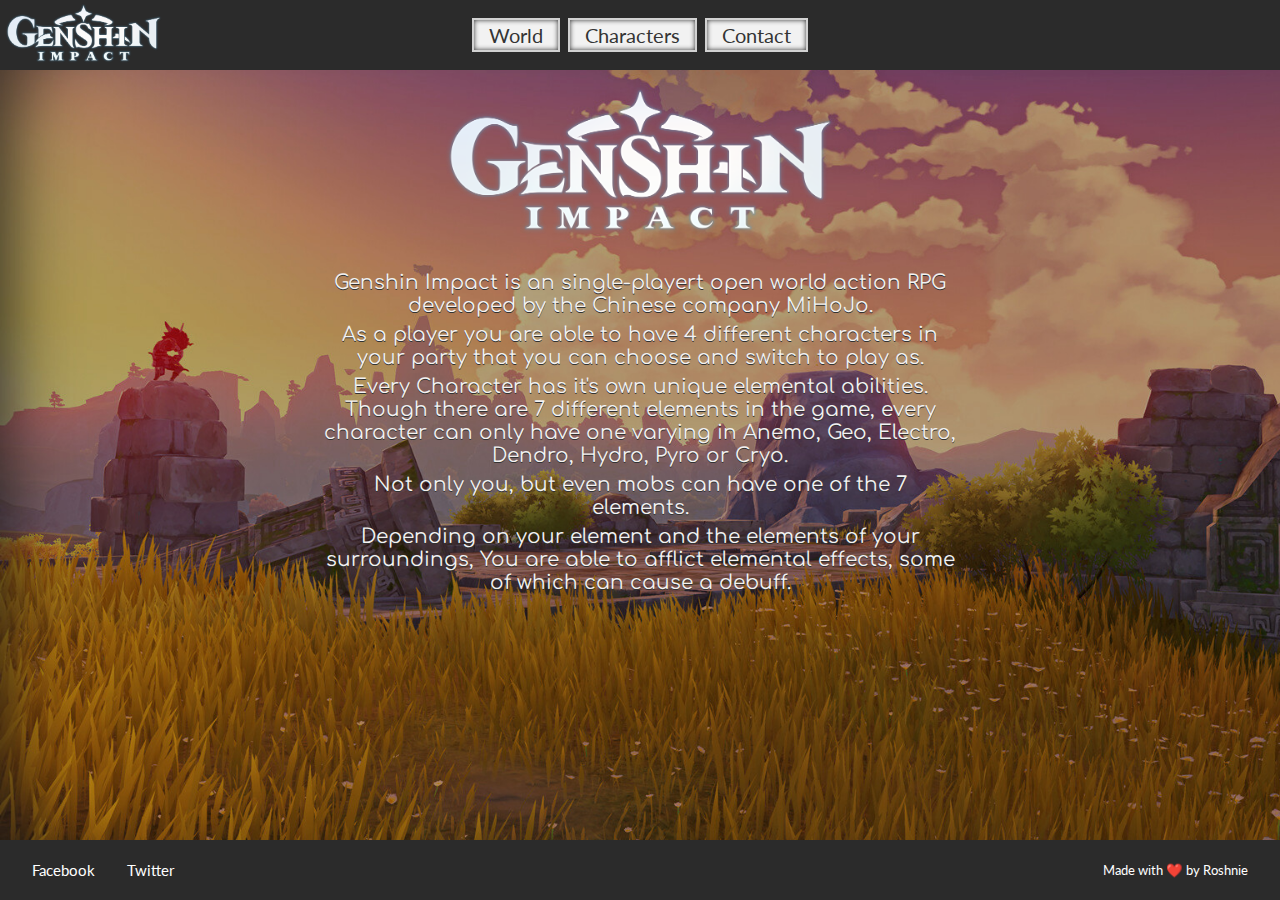
<file: index.html>
<!DOCTYPE html>
<html lang="en">

<head>
    <meta charset="UTF-8">
    <meta name="viewport" content="width=device-width, initial-scale=1.0">
    <title>Genshin Impact</title>
    <!--De onderstaande links zijn voor de google fonts die ik gebruik voor mijn CSS-->
    <link href="https://fonts.googleapis.com/css2?family=Lato&display=swap" rel="stylesheet">
    <link href="https://fonts.googleapis.com/css2?family=Comfortaa&display=swap" rel="stylesheet">
    <link href="https://fonts.googleapis.com/css2?family=Fira+Mono&display=swap" rel="stylesheet">
    <link rel="stylesheet" href="./style.css">
</head>

<body>
    <header>
        <nav>
            <a href="./index.html"><img src="./images/Logos/GenshinImpactLogoWhite.png"
                    alt="GenshinImpactHomeButton"></a>
            <ul>
                <li><a href="./world.html">World</a></li>
                <li><a href="./characters.html">Characters</a></li>
                <li><a href="./contact.html">Contact</a></li>
            </ul>
        </nav>
    </header>

    <main>
        <h1><img src="./images/Logos/GenshinImpactLogoWhite.png" alt="Genshin Impact Logo white"></h1>
        <p>Genshin Impact is an single-playert open world action RPG developed by the Chinese company MiHoJo.</p>
        <p>As a player you are able to have 4 different characters in your party that you can choose and switch to play as.</p>
        <p>Every Character has it's own unique elemental abilities. Though there are 7 different elements in the game, every character can only have one varying in Anemo, Geo, Electro, Dendro,
            Hydro, Pyro or Cryo.</p>
        <p> Not only you, but even mobs can have one of the 7 elements.</p>
        <p>Depending on your element and the elements of your surroundings, You are able to afflict elemental effects,
            some of which can cause a debuff.</p>
        <!--inspiratiebron: https://en.wikipedia.org/wiki/Genshin_Impact#:~:text=Genshin%20Impact%20is%20an%20open,interchangeable%20characters%20in%20a%20party.&text=Characters%20may%20have%20their%20strengths,weapons%20that%20the%20character%20equips. -->
    </main>

    <footer>
        <div>
            <a href="#">Facebook</a>
            <a href="#">Twitter</a>
        </div>
        <div>
            <span>Made with ❤️ by Roshnie</span>
        </div>
    </footer>
</body>

</html>
</file>
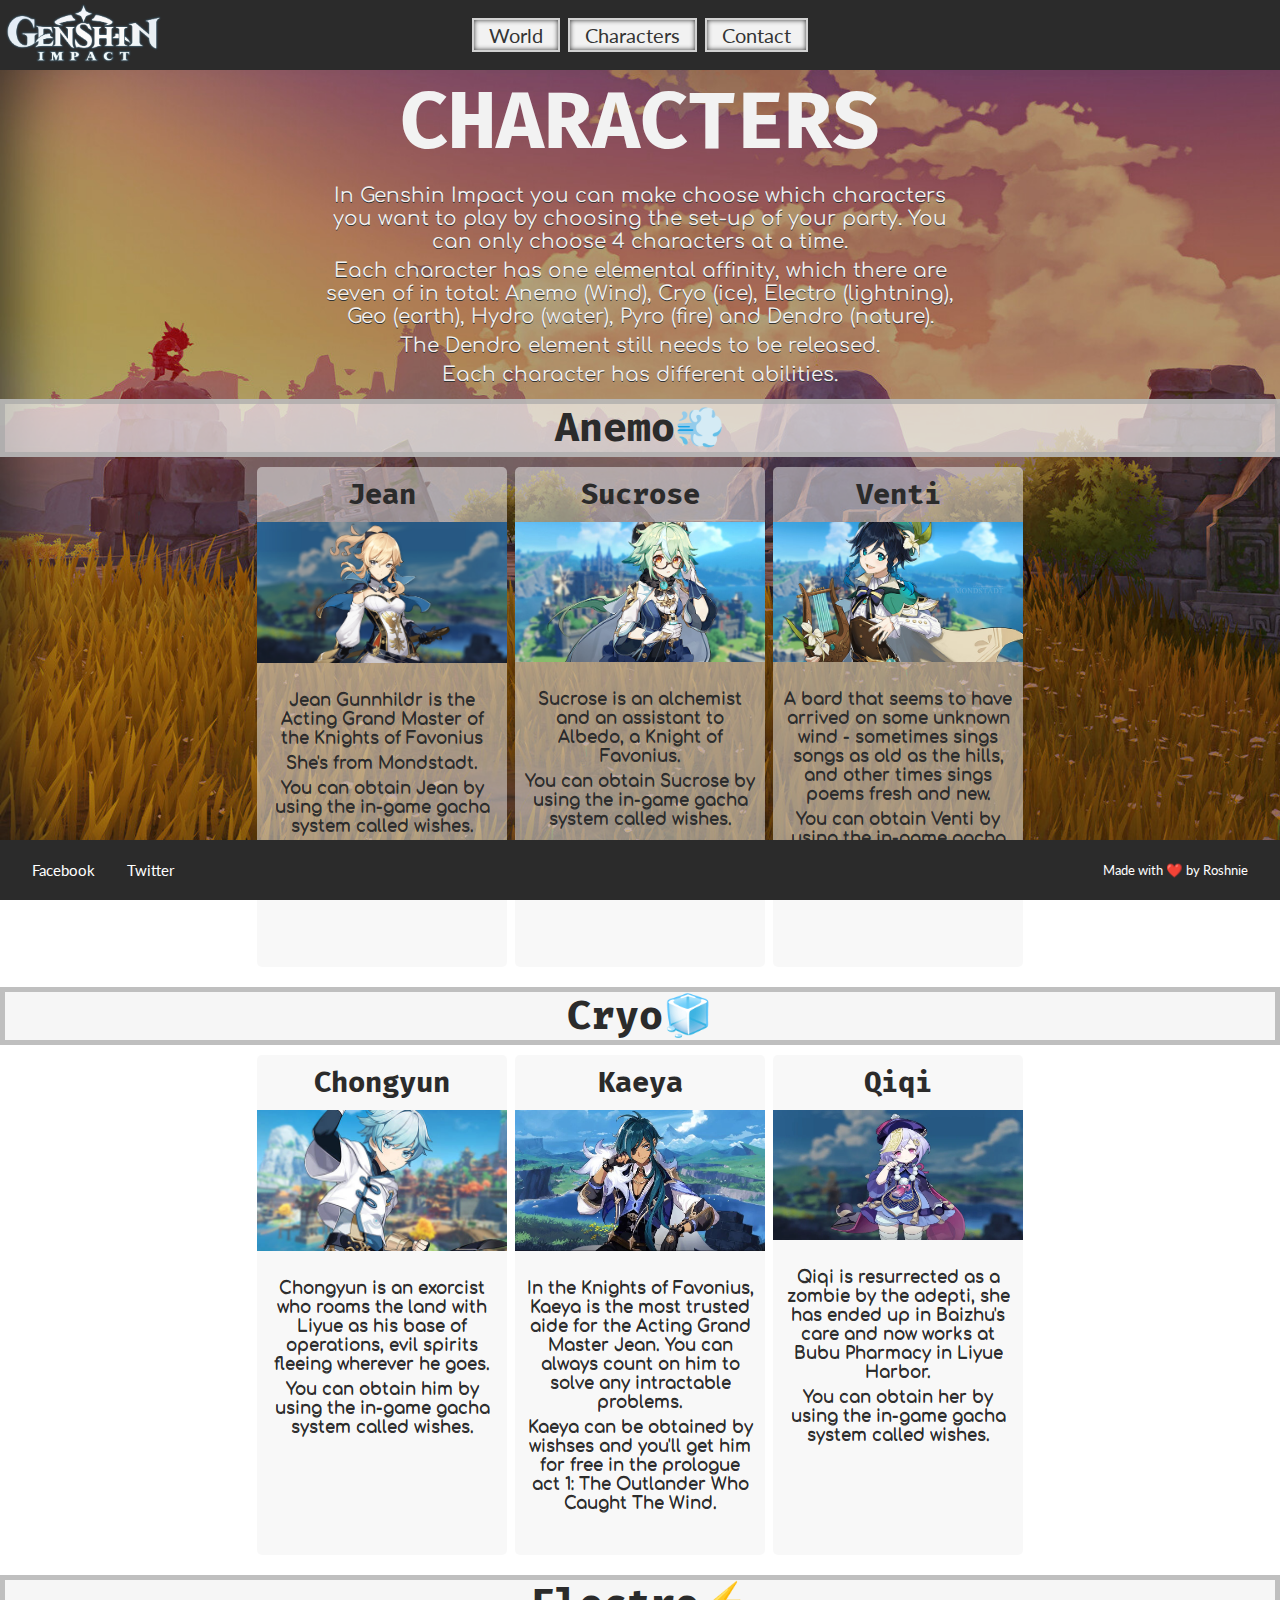
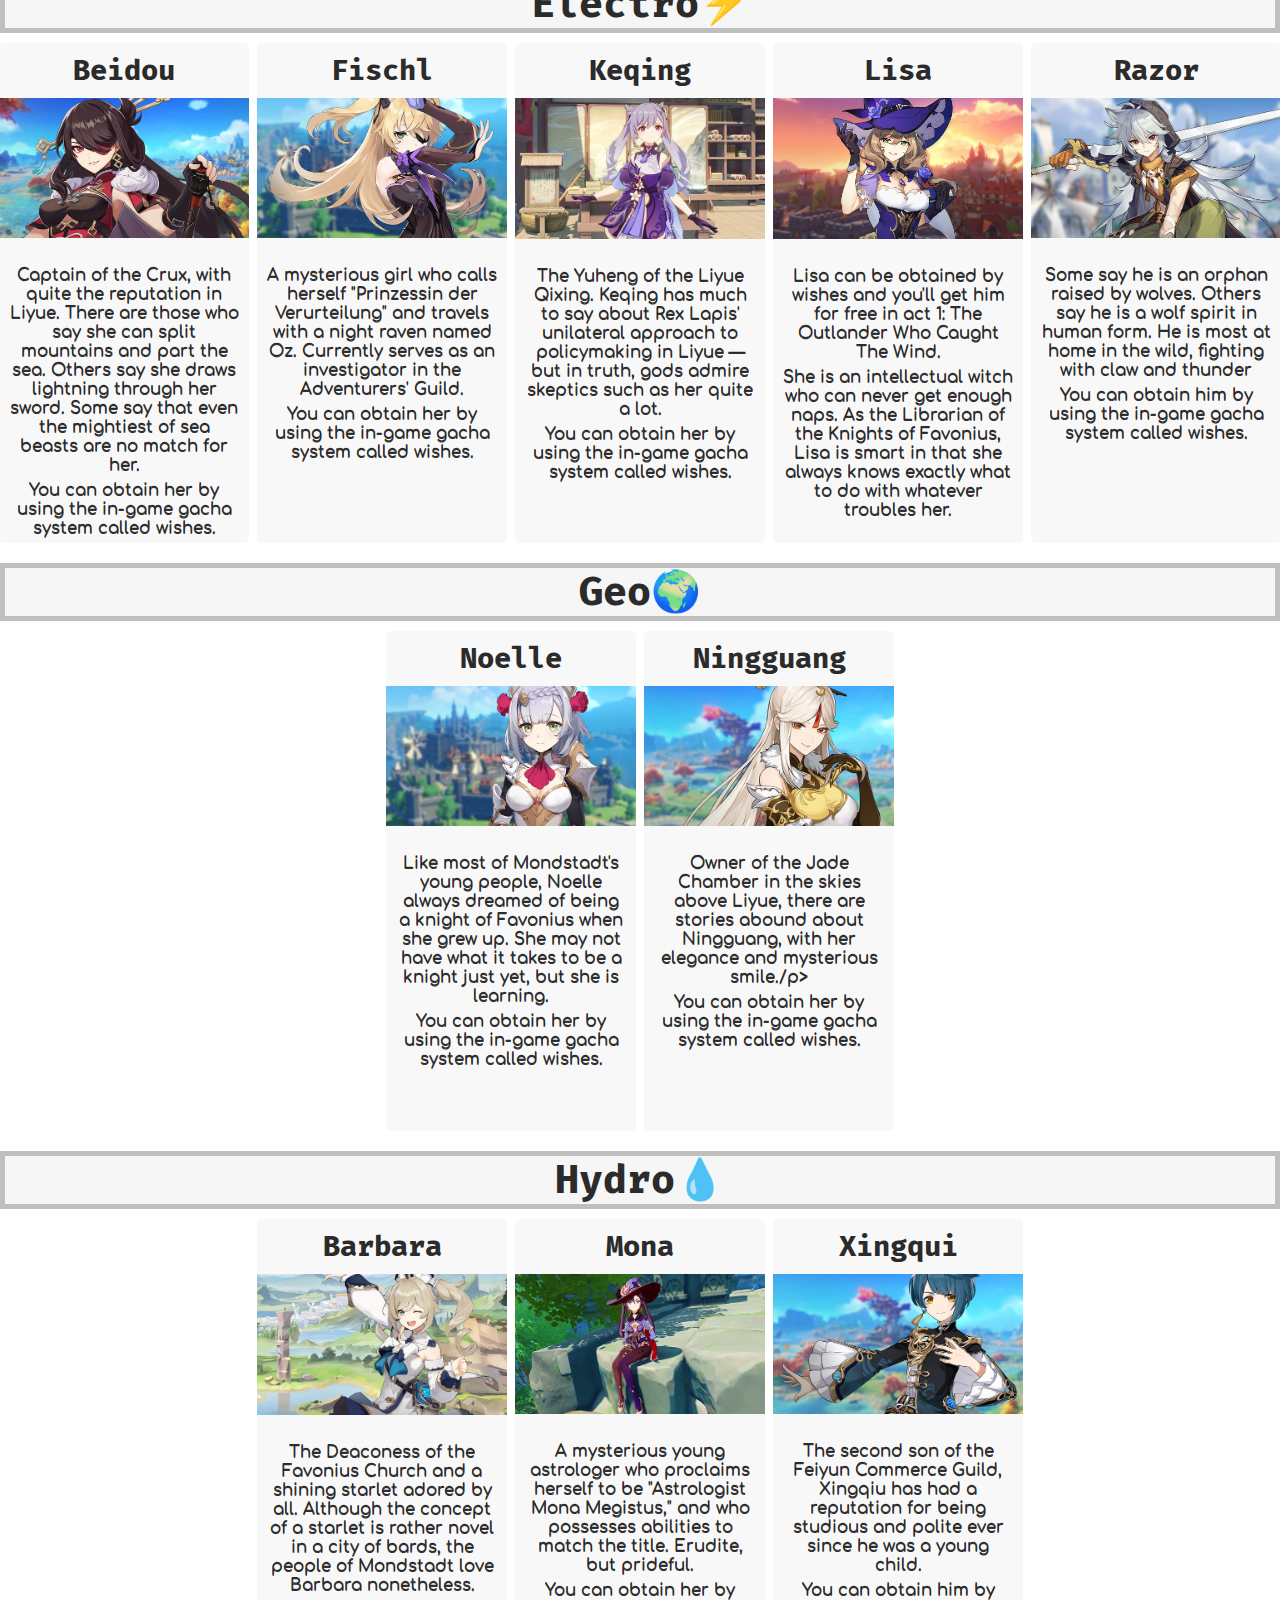
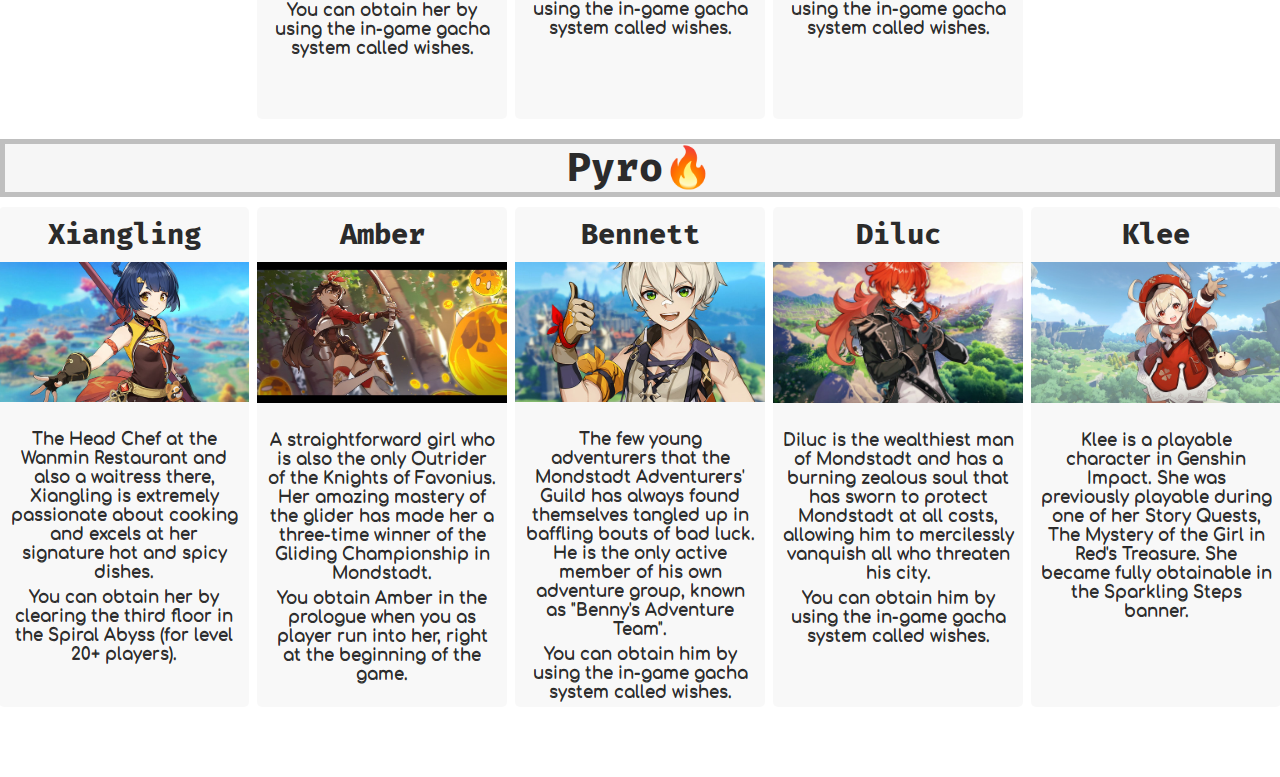
<file: characters.html>
<!DOCTYPE html>
<html lang="en">

<head>
    <meta charset="UTF-8">
    <meta name="viewport" content="width=device-width, initial-scale=1.0">
    <title>Genshin Impact</title>
    <!--De onderstaande links zijn voor de google fonts die ik gebruik voor mijn CSS-->
    <link href="https://fonts.googleapis.com/css2?family=Lato&display=swap" rel="stylesheet">
    <link href="https://fonts.googleapis.com/css2?family=Comfortaa&display=swap" rel="stylesheet">
    <link href="https://fonts.googleapis.com/css2?family=Fira+Mono:wght@400;500&display=swap" rel="stylesheet">
    <link rel="stylesheet" href="./style.css">
</head>

<body>
    <header>
        <nav>
            <a href="./index.html"><img src="./images/Logos/GenshinImpactLogoWhite.png"
                    alt="GenshinImpactHomeButton"></a>
            <ul>
                <li><a href="./world.html">World</a></li>
                <li><a href="./characters.html">Characters</a></li>
                <li><a href="./contact.html">Contact</a></li>
            </ul>
        </nav>
    </header>

    <main>
        <section>
            <h1>Characters</h1>

            <p>In Genshin Impact you can make choose which characters you want to play by choosing
                the set-up of your party. You can only choose 4 characters at a time.
            </p>
            <p>Each character has one elemental affinity, which there are seven of in total:
                Anemo (Wind), Cryo (ice), Electro (lightning), Geo (earth), Hydro (water), Pyro (fire) and Dendro
                (nature).
            </p>
            <p>The Dendro element still needs to be released.</p>
            <P>Each character has different abilities.</P>
            <!--bron: https://genshin-impact.fandom.com/wiki/Characters-->
            <!--bron: https://genshin-impact.fandom.com/wiki/Category:Dendro_Characters (unreleased)-->
            <!--Dendro blijkt niet released te zijn, dus die heb ik niet op de webpage-->
        </section>

        <h2>Anemo💨</h2>

        <div>
            <article>
                <h3>Jean</h3>
                <img src="./images/Characters/Genshin-Impact-Characters-Jean.jpg" alt="Jean Genshin Impact">
                <p>Jean Gunnhildr is the Acting Grand Master of the Knights of Favonius</p>
                <p>She's from Mondstadt.</p>
                <p>You can obtain Jean by using the in-game gacha system called wishes.</p>
                <!--bron: https://www.gamosaurus.com/jeux/genshin-impact/genshin-impact-jean-build-et-equipement-->
                <!--bron:https://genshin-impact.fandom.com/wiki/Jean-->
            </article>

            <article>
                <h3>Sucrose</h3>
                <img src="./images/Characters/sucrose.jpg" alt="Sucrose Genshin Impact">
                <p>Sucrose is an alchemist and an assistant to Albedo, a Knight of Favonius.</p>
                <p>You can obtain Sucrose by using the in-game gacha system called wishes.</p>
                <!--bron: https://xboxplay.games/fr/news/genshin-impact-comment-obtenir-le-battle-pass-11181-->
                <!--bron: https://genshin-impact.fandom.com/wiki/Sucrose-->
            </article>

            <article>
                <h3>Venti</h3>
                <img src="./images/Characters/venti.jpg" alt="Venti Genshin Impact">
                <p>A bard that seems to have arrived on some unknown wind - sometimes sings songs as old as the hills, and other times sings poems fresh and new.</p>
                <p>You can obtain Venti by using the in-game gacha system called wishes.</p>
                <!--bron: https://www.gematsu.com/2019/11/genshin-impact-details-venti-->
                <!--bron: https://genshin-impact.fandom.com/wiki/Venti-->
            </article>
        </div>

        <h2>Cryo🧊</h2>
        <div>
            <article>
                <h3>Chongyun</h3>
                <img src="./images/Characters/chongyun.jfif" alt="Chongyun Genshin Impact">
                <p>Chongyun is an exorcist who roams the land with Liyue as his base of operations, evil spirits fleeing wherever he goes.</p>
                <p>You can obtain him by using the in-game gacha system called wishes.</p>
                <!--bron: https://www.newsbreak.com/news/1577205690588/genshin-impact-details-chongyun-->
                <!--bron: https://genshin-impact.fandom.com/wiki/Chongyun-->

            </article>

            <article>
                <h3>Kaeya</h3>
                <img src="./images/Characters/kaeya.JPG" alt="Kaeya Genshin Impact">
                <p>In the Knights of Favonius, Kaeya is the most trusted aide for the Acting Grand Master Jean. You can always count on him to solve any intractable problems.</p>
                <p>Kaeya can be obtained by wishses and you'll get him for free in the prologue act 1: The Outlander Who Caught The Wind.</p>
                <!--bron: https://realsport101.com/misc/genshin-impact-best-builds-for-starting-characters-and-new-players-tips-tricks-mihoyo-traveler-amber-kaeya-lisa/-->
                <!--bron: https://genshin-impact.fandom.com/wiki/Kaeya-->
            </article>

            <article>
                <h3>Qiqi</h3>
                <img src="./images/Characters/Genshin-Impact-Qiqi.jpg" alt="Qiqi Genshin Impact">
                <p>Qiqi is resurrected as a zombie by the adepti, she has ended up in Baizhu's care and now works at Bubu Pharmacy in Liyue Harbor.</p>
                <p>You can obtain her by using the in-game gacha system called wishes.</p>
                <!--bron: https://gamerant.com/genshin-impact-qiqi-best-build/-->
                <!--bron: https://genshin-impact.fandom.com/wiki/Qiqi-->
            </article>
        </div>

        <h2>Electro⚡</h2>
        <div>
            <article>
                <h3>Beidou</h3>
                <img src="./images/Characters/beidou.jpg" alt="Beidou Genshin Impact">
                <p>Captain of the Crux, with quite the reputation in Liyue. There are those who say she can split mountains and part the sea. Others say she draws lightning through her sword. Some say that even the mightiest of sea beasts are no match for her.</p>
                <p>You can obtain her by using the in-game gacha system called wishes.</p>
                <!--bron: https://www.gematsu.com/2020/02/genshin-impact-details-beidou-->
                <!--bron: https://genshin-impact.fandom.com/wiki/Beidou-->
            </article>

            <article>
                <h3>Fischl</h3>
                <img src="./images/Characters/fischl.jpg" alt="Fischl Genshin Impact">
                <p>A mysterious girl who calls herself "Prinzessin der Verurteilung" and travels with a night raven named Oz. Currently serves as an investigator in the Adventurers' Guild.</p>
                <p>You can obtain her by using the in-game gacha system called wishes.</p>
                <!--bron: https://www.gematsu.com/2020/03/genshin-impact-details-fischl-->
                <!--bron: https://genshin-impact.fandom.com/wiki/Fischl-->
            </article>

            <article>
                <h3>Keqing</h3>
                <img src="./images/Characters/keqing.jpg" alt="Keqing Genshin Impact">
                <p>The Yuheng of the Liyue Qixing. Keqing has much to say about Rex Lapis' unilateral approach to policymaking in Liyue ⁠— but in truth, gods admire skeptics such as her quite a lot.</p>
                <p>You can obtain her by using the in-game gacha system called wishes.</p>
                <!--bron: https://www.gematsu.com/2020/09/genshin-impact-further-details-keqing-trailer-->
                <!--bron: https://genshin-impact.fandom.com/wiki/Keqing-->
            </article>

            <article>
                <h3>Lisa</h3>
                <img src="./images/Characters/lisa.jpg" alt="Lisa Genshin Impact">
                <p>Lisa can be obtained by wishes and you'll get him for free in act 1: The Outlander Who Caught The Wind.</p>
                <p>She is an intellectual witch who can never get enough naps. As the Librarian of the Knights of Favonius, Lisa is smart in that she always knows exactly what to do with whatever troubles her.</p>
                <!--bron: https://www.fanbyte.com/guides/genshin-impact-lisa-date-guide-troublesome-work-quest-correct-gifts/-->
                <!--bron: https://genshin-impact.fandom.com/wiki/Lisa-->
            </article>

            <article>
                <h3>Razor</h3>
                <img src="./images/Characters/razor.jpg" alt="Razor Genshin Impact">
                <p>Some say he is an orphan raised by wolves. Others say he is a wolf spirit in human form. He is most at home in the wild, fighting with claw and thunder</p>
                <p>You can obtain him by using the in-game gacha system called wishes.</p>
                <!--bron: https://www.gematsu.com/2019/10/genshin-impact-details-razor-->
                <!--bron: https://genshin-impact.fandom.com/wiki/Razor-->
            </article>
        </div>

        <h2>Geo🌍</h2>
        <div>
            <article>
                <h3>Noelle</h3>
                <img src="./images/Characters/noelle.jpg" alt="Noelle Genshin Impact">
                <p>Like most of Mondstadt's young people, Noelle always dreamed of being a knight of Favonius when she grew up. She may not have what it takes to be a knight just yet, but she is learning. </p>
                <p>You can obtain her by using the in-game gacha system called wishes.</p>
                <!--bron: https://www.gematsu.com/2020/03/genshin-impact-details-noelle-->
                <!--bron: https://genshin-impact.fandom.com/wiki/Noelle-->

            </article>

            <article>
                <h3>Ningguang</h3>
                <img src="./images/Characters/ninguang.jpg" alt="Ningguang Genshin Impact">
                <p>Owner of the Jade Chamber in the skies above Liyue, there are stories abound about Ningguang, with her elegance and mysterious smile./p>
                <p>You can obtain her by using the in-game gacha system called wishes.</p>
                <!--bron: https://www.gematsu.com/2020/03/genshin-impact-details-ningguang-->
                <!--bron: https://genshin-impact.fandom.com/wiki/Ningguang-->
            </article>
        </div>

        <h2>Hydro💧</h2>
        <div>
            <article>
                <h3>Barbara</h3>
                <img src="./images/Characters/barbara.jfif" alt="Barbara Genshin Impact">
                <p>The Deaconess of the Favonius Church and a shining starlet adored by all. Although the concept of a starlet is rather novel in a city of bards, the people of Mondstadt love Barbara nonetheless.</p>
                <p>You can obtain her by using the in-game gacha system called wishes.</p>
                <!--bron: https://www.spieletipps.de/tipps-55050-genshin-impact-tier-list-fuer-beste-team/-->
                <!--bron: https://genshin-impact.fandom.com/wiki/Barbara-->
            </article>

            <article>
                <h3>Mona</h3>
                <img src="./images/Characters/mona.jpg" alt="Mona Genshin Impact">
                <p>A mysterious young astrologer who proclaims herself to be "Astrologist Mona Megistus," and who possesses abilities to match the title. Erudite, but prideful.</p>
                <p>You can obtain her by using the in-game gacha system called wishes.</p>
                <!--bron: https://www.gematsu.com/2020/09/genshin-impact-further-details-mona-trailer-->
                <!--bron: https://genshin-impact.fandom.com/wiki/Mona-->
            </article>

            <article>
                <h3>Xingqui</h3>
                <img src="./images/Characters/xingqui.jpg" alt="Xingqui Genshin Impact">
                <p>The second son of the Feiyun Commerce Guild, Xingqiu has had a reputation for being studious and polite ever since he was a young child.</p>
                <p>You can obtain him by using the in-game gacha system called wishes.</p>
                <!--bron: hhttps://www.gematsu.com/2020/03/genshin-impact-details-xingqiu-->
                <!--bron: https://genshin-impact.fandom.com/wiki/Xingqiu-->
            </article>
        </div>

        <h2>Pyro🔥</h2>
        <div>
            <article>
                <h3>Xiangling</h3>
                <img src="./images/Characters/xiangling.jpg" alt="Xiangling Genshin Impact">
                <p>The Head Chef at the Wanmin Restaurant and also a waitress there, Xiangling is extremely passionate about cooking and excels at her signature hot and spicy dishes.</p>
                <p>You can obtain her by clearing the third floor in the Spiral Abyss (for level 20+ players).</p>
                <!--bron: https://www.gematsu.com/2020/03/genshin-impact-details-xiangling-->
                <!--bron: https://genshin-impact.fandom.com/wiki/Xiangling-->
            
            </article>

            <article>
                <h3>Amber</h3>
                <img src="./images/Characters/amber.jpg" alt="Amber Genshin Impact">
                <p>A straightforward girl who is also the only Outrider of the Knights of Favonius. Her amazing mastery of the glider has made her a three-time winner of the Gliding Championship in Mondstadt.</p>
                <p>You obtain Amber in the prologue when you as player run into her, right at the beginning of the game.</p>
                <!--bron: https://danbooru.donmai.us/posts/4127227-->
                <!--bron: https://genshin-impact.fandom.com/wiki/Amber-->
            </article>

            <article>
                <h3>Bennett</h3>
                <img src="./images/Characters/benett.jpg" alt="Bennett Genshin Impact">
                <p>The few young adventurers that the Mondstadt Adventurers' Guild has always found themselves tangled up in baffling bouts of bad luck. He is the only active member of his own adventure group, known as "Benny's Adventure Team".</p>
                <p>You can obtain him by using the in-game gacha system called wishes.</p>
                <!--bron: https://www.gematsu.com/2020/03/genshin-impact-details-bennett-->
                <!--bron: https://genshin-impact.fandom.com/wiki/Bennett-->
            </article>

            <article>
                <h3>Diluc</h3>
                <img src="./images/Characters/diluc.jpg" alt="Diluc Genshin Impact">
                <p>Diluc is the wealthiest man of Mondstadt and has a burning zealous soul that has sworn to protect Mondstadt at all costs, allowing him to mercilessly vanquish all who threaten his city.</p>
                <p>You can obtain him by using the in-game gacha system called wishes.</p>
                <!--bron: https://mein-mmo.de/genshin-impact-account-stehlen-betrueger/-->
                <!--bron: https://genshin-impact.fandom.com/wiki/Diluc-->
            </article>

            <article>
                <h3>Klee</h3>
                <img src="./images/Characters/klee.jpg" alt="Klee Genshin Impact">
                <p>Klee is a playable character in Genshin Impact. She was previously playable during one of her Story Quests, The Mystery of the Girl in Red's Treasure. She became fully obtainable in the Sparkling Steps banner.</p>
                <!--bron: https://mein-mmo.de/genshin-impact-so-bekommt-ihr-klee/-->
                <!--bron: https://genshin-impact.fandom.com/wiki/Klee-->
            </article>
        </div>

    </main>

    <footer>
        <div>
            <a href="#">Facebook</a>
            <a href="#">Twitter</a>
        </div>
        <div>
            <span>Made with ❤️ by Roshnie</span>
        </div>
    </footer>
</body>

</html>
</file>
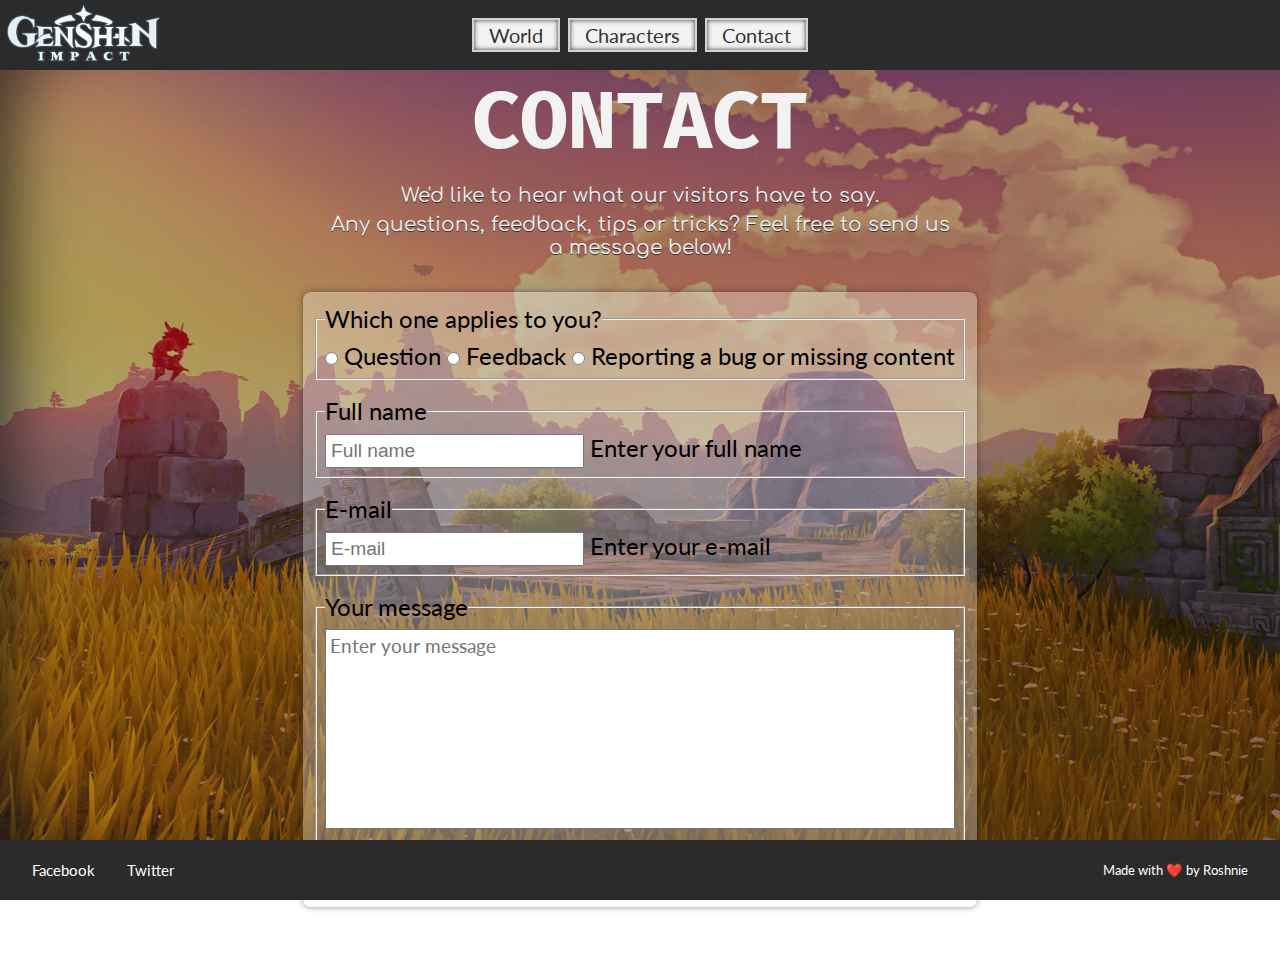
<file: contact.html>
<!DOCTYPE html>
<html lang="en">

<head>
    <meta charset="UTF-8">
    <meta name="viewport" content="width=device-width, initial-scale=1.0">
    <title>Genshin Impact</title>
    <!--De onderstaande links zijn voor de google fonts die ik gebruik voor mijn CSS-->
    <link href="https://fonts.googleapis.com/css2?family=Lato&display=swap" rel="stylesheet">
    <link href="https://fonts.googleapis.com/css2?family=Comfortaa&display=swap" rel="stylesheet">
    <link href="https://fonts.googleapis.com/css2?family=Fira+Mono&display=swap" rel="stylesheet">
    <link rel="stylesheet" href="./style.css">
</head>

<body>
    <header>
        <nav>
            <a href="./index.html"><img src="./images/Logos/GenshinImpactLogoWhite.png"
                    alt="GenshinImpactHomeButton"></a>
            <ul>
                <li><a href="./world.html">World</a></li>
                <li><a href="./characters.html">Characters</a></li>
                <li><a href="./contact.html">Contact</a></li>
            </ul>
        </nav>
    </header>

    <main>
        <section>
            <h1>Contact</h1>
            <p>We'd like to hear what our visitors have to say.</p>
            <p>Any questions, feedback, tips or tricks? Feel free to send us a message below!</p>
        </section>

        <form action="./submitted.html">
            <fieldset>
                <legend>Which one applies to you?</legend>

                <input type="radio" id="question" value="question" name="reason" required>
                <label for="question">Question</label>

                <input type="radio" id="feedback" value="feedback" name="reason" required>
                <label for="feedback">Feedback</label>

                <input type="radio" id="bug" value="bug" name="reason" required>
                <label for="bug">Reporting a bug or missing content</label>
            </fieldset>

            <fieldset>
                <legend>Full name</legend>

                <input type="text" name="name" id="name" placeholder="Full name" required>
                <label for="name">Enter your full name</label>
            </fieldset>

            <fieldset>
                <legend>E-mail</legend>

                <input type="email" id="email" placeholder="E-mail" required>
                <label for="email">Enter your e-mail</label>
            </fieldset>

            <fieldset>
                <legend>Your message</legend>

                <textarea id="text" name="text" placeholder="Enter your message" required></textarea>
            </fieldset>

            <input type="submit" value="Submit">
        </form>

    </main>

    <footer>
        <div>
            <a href="#">Facebook</a>
            <a href="#">Twitter</a>
        </div>
        <div>
            <span>Made with ❤️ by Roshnie</span>
        </div>
    </footer>
</body>

</html>
</file>
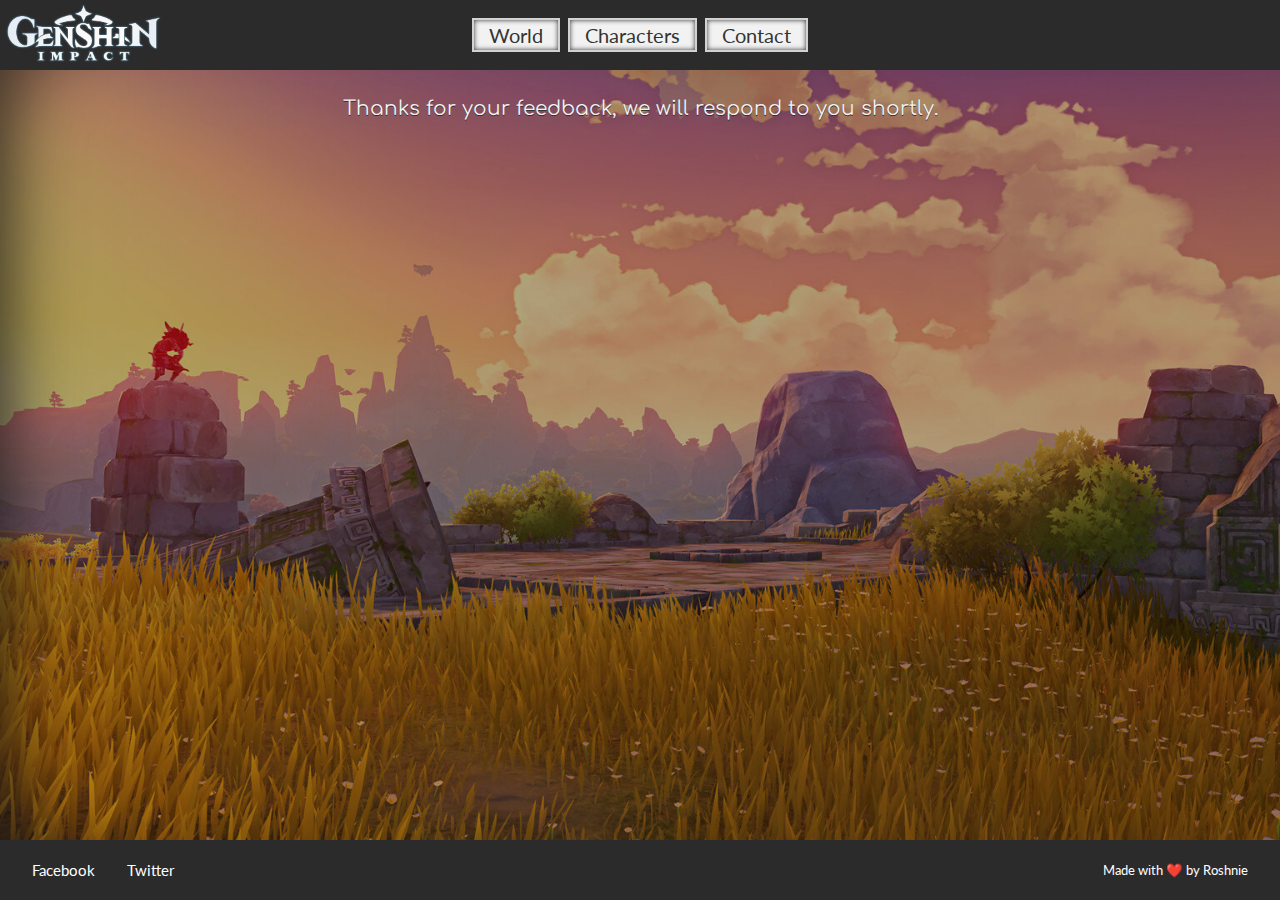
<file: submitted.html>
<!DOCTYPE html>
<html lang="en">

<head>
    <meta charset="UTF-8">
    <meta name="viewport" content="width=device-width, initial-scale=1.0">
    <title>Genshin Impact</title>
    <!--De onderstaande links zijn voor de google fonts die ik gebruik voor mijn CSS-->
    <link href="https://fonts.googleapis.com/css2?family=Lato&display=swap" rel="stylesheet">
    <link href="https://fonts.googleapis.com/css2?family=Comfortaa&display=swap" rel="stylesheet">
    <link href="https://fonts.googleapis.com/css2?family=Fira+Mono&display=swap" rel="stylesheet">
    <link rel="stylesheet" href="./style.css">
</head>

<body>
    <header>
        <nav>
            <a href="./index.html"><img src="./images/Logos/GenshinImpactLogoWhite.png"
                    alt="GenshinImpactHomeButton"></a>
            <ul>
                <li><a href="./world.html">World</a></li>
                <li><a href="./characters.html">Characters</a></li>
                <li><a href="./contact.html">Contact</a></li>
            </ul>
        </nav>
    </header>

    <main>
        <p>Thanks for your feedback, we will respond to you shortly.</p>
    </main>

    <footer>
        <div>
            <a href="#">Facebook</a>
            <a href="#">Twitter</a>
        </div>
        <div>
            <span>Made with ❤️ by Roshnie</span>
        </div>
    </footer>
</body>

</html>
</file>
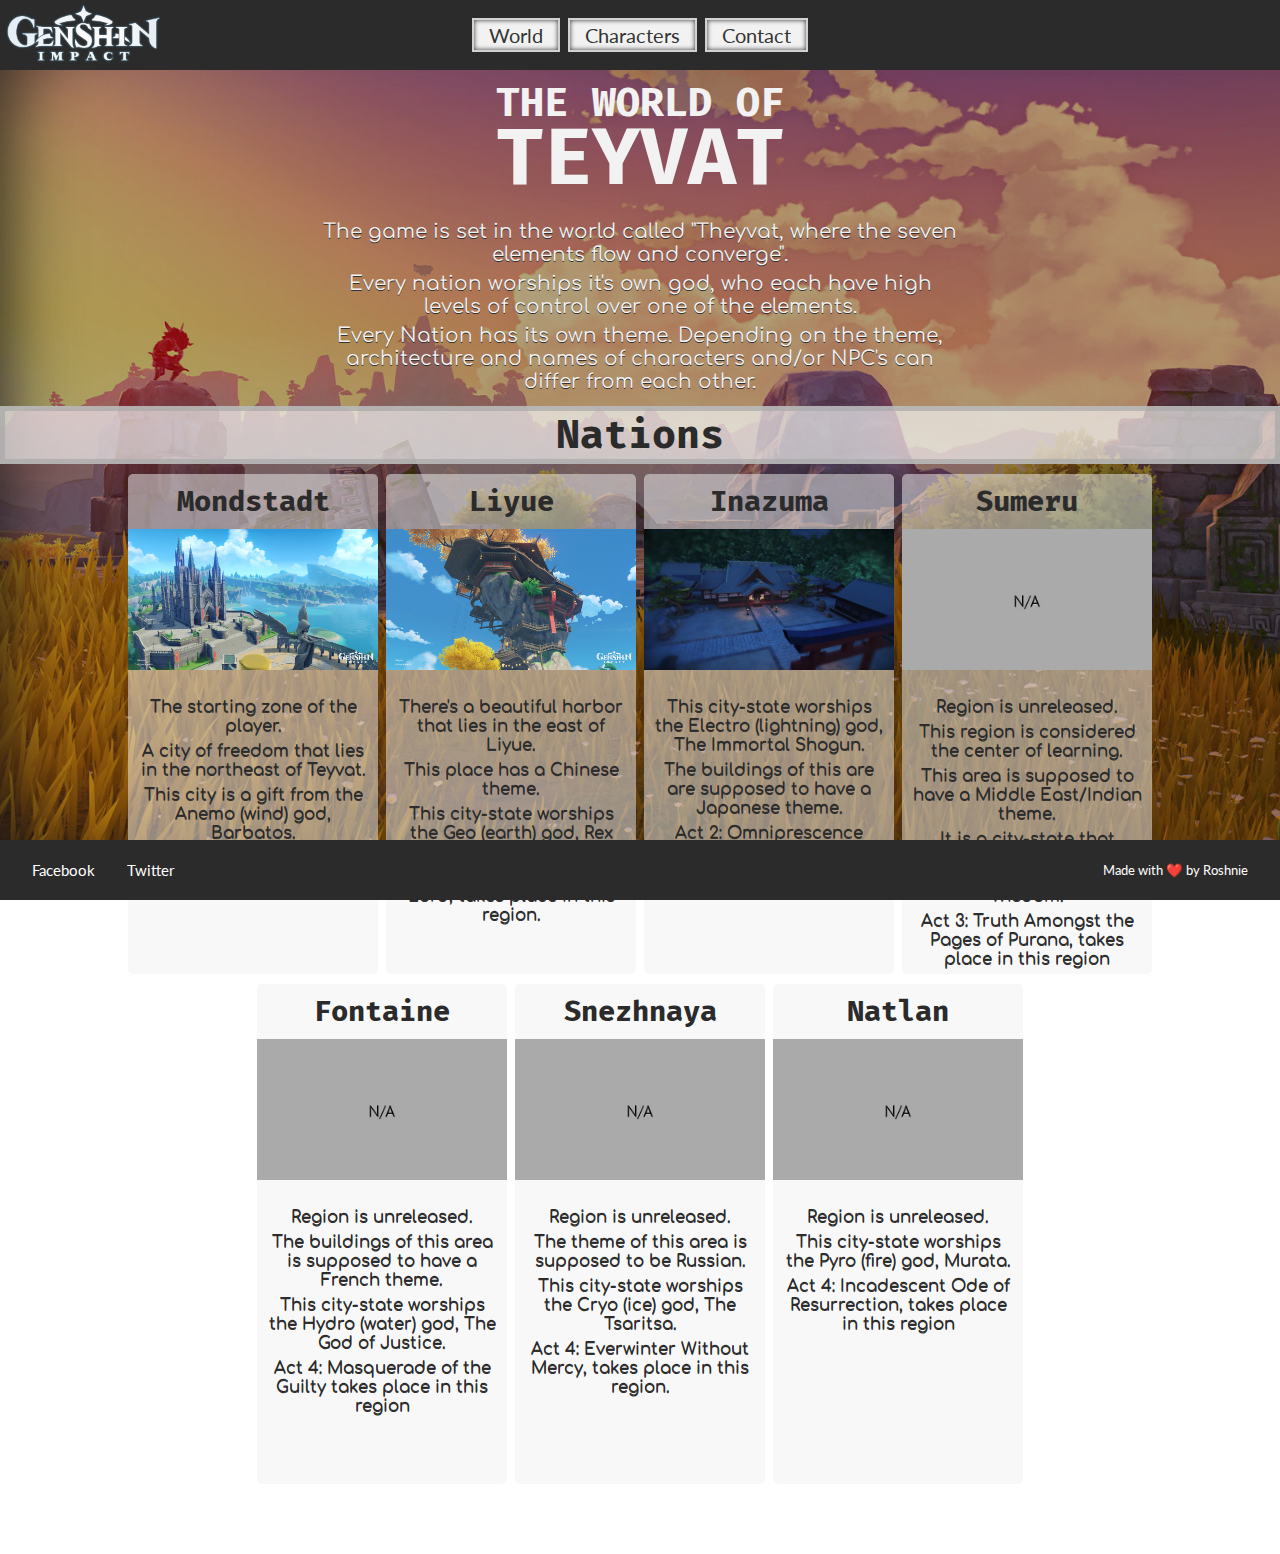
<file: world.html>
<!DOCTYPE html>
<html lang="en">

<head>
    <meta charset="UTF-8">
    <meta name="viewport" content="width=device-width, initial-scale=1.0">
    <title>Genshin Impact</title>
    <!--De onderstaande links zijn voor de google fonts die ik gebruik voor mijn CSS-->
    <link href="https://fonts.googleapis.com/css2?family=Lato&display=swap" rel="stylesheet">
    <link href="https://fonts.googleapis.com/css2?family=Comfortaa&display=swap" rel="stylesheet">
    <link href="https://fonts.googleapis.com/css2?family=Fira+Mono&display=swap" rel="stylesheet">
    <link rel="stylesheet" href="./style.css">
</head>

<body>
    <header>
        <nav>
            <a href="./index.html"><img src="./images/Logos/GenshinImpactLogoWhite.png"
                    alt="GenshinImpactHomeButton"></a>
            <ul>
                <li><a href="./world.html">World</a></li>
                <li><a href="./characters.html">Characters</a></li>
                <li><a href="./contact.html">Contact</a></li>
            </ul>
        </nav>
    </header>

    <main>
        <section>
            <h1>
                <span>The world of</span>
                Teyvat
            </h1>
            <p>The game is set in the world called "Theyvat, where the seven elements flow and converge".</p>
            <p>Every nation worships it's own god, who each have high levels of control over one of the elements.</p>
            <p>Every Nation has its own theme. Depending on the theme, architecture and names of characters and/or NPC's
                can differ from each other.</p>
            <!--bron: https://genshin-impact.fandom.com/wiki/Teyvat-->
            <!--bron: https://genshin-impact.fandom.com/wiki/Archons-->
        </section>

        <h2>Nations</h2>

        <div class="worlds">
            <article>
                <h3>Mondstadt</h3>
                <img src="./images/World/Screenshots/Mondstadt.png" alt="Mondstadt Genshin Impact">
                <p>The starting zone of the player.</p>
                <p>A city of freedom that lies in the northeast of Teyvat.</p>
                <p>This city is a gift from the Anemo (wind) god, Barbatos.</p>
                <p>The prologue and its three acts starts in this region.</p>
                <!--bron: https://genshin-impact.fandom.com/wiki/Mondstadt-->
                <!--bron: https://genshin-impact.fandom.com/wiki/Archons-->
                <!--bron: in-game screenshot-->
            </article>

            <article>
                <h3>Liyue</h3>
                <img src="./images/World/Screenshots/LiyueHarbor.png" alt="Liyue Harbor Genshin Impact">
                <p>There's a beautiful harbor that lies in the east of Liyue.</p>
                <p>This place has a Chinese theme.</p>
                <p>This city-state worships the Geo (earth) god, Rex Lapis.</p>
                <p>Act 1: Farewell, Archaid Lord, takes place in this region.</p>
                <!--bron: https://genshin-impact.fandom.com/wiki/Liyue-->
                <!--bron: https://genshin-impact.fandom.com/wiki/Archons-->
                <!--bron: in-game screenshot-->
            </article>

            
            <article>
                <h3>Inazuma</h3>
                <img src="./images/World/inazuma.jpg" alt="Inazuma Genshin Impact">
                <p>This city-state worships the Electro (lightning) god, The Immortal Shogun.</p>
                <p>The buildings of this are are supposed to have a Japanese theme.</p>
                <p>Act 2: Omniprescence Over Mortals, takes place in this region.</p>
                <!--bron: https://genshin-impact.fandom.com/wiki/Inazuma-->
                <!--bron: https://genshin-impact.fandom.com/wiki/Archons-->
                <!--bron: https://forums.mihoyo.com/genshin/article/12420-->
            </article>

            <!--Van andere nations zijn geen afbeeldingen te vinden. Via https://place-hold.it/600x338.jpg&text=N/A heb ik een placeholder afbeelding gemaakt.-->
            <article>
                <h3>Sumeru</h3>
                <img src="./images/World/Screenshots/NotAvailable.jpg" alt="N/A">
                <p>Region is unreleased.</p>
                <p>This region is considered the center of learning.</p>
                <p>This area is supposed to have a Middle East/Indian theme.</p>
                <p>It is a city-state that worships the Dendro (nature) god, The God of Wisdom.</p>
                <p>Act 3: Truth Amongst the Pages of Purana, takes place in this region</p>
                <!--bron: https://genshin-impact.fandom.com/wiki/Sumeru-->
                <!--bron: https://genshin-impact.fandom.com/wiki/Archons-->
            </article>
        </div>

        <div class="worlds">
            <article>
                <h3>Fontaine</h3>
                <img src="./images/World/Screenshots/NotAvailable.jpg" alt="N/A">
                <p>Region is unreleased.</p>
                <p>The buildings of this area is supposed to have a French theme.</p>
                <p>This city-state worships the Hydro (water) god, The God of Justice.</p>
                <p>Act 4: Masquerade of the Guilty takes place in this region</p>
                <!--bron: https://genshin-impact.fandom.com/wiki/Fontaine-->
                <!--bron: https://genshin-impact.fandom.com/wiki/Archons-->
            </article>

            <article>
                <h3>Snezhnaya</h3>
                <img src="./images/World/Screenshots/NotAvailable.jpg" alt="N/A">
                <p>Region is unreleased.</p>
                <P>The theme of this area is supposed to be Russian.</P>
                <p>This city-state worships the Cryo (ice) god, The Tsaritsa.</p>
                <p>Act 4: Everwinter Without Mercy, takes place in this region.</p>
                <!--bron: https://genshin-impact.fandom.com/wiki/Snezhnaya-->
                <!--bron: https://genshin-impact.fandom.com/wiki/Archons-->
            </article>

            <article>
                <h3>Natlan</h3>
                <img src="./images/World/Screenshots/NotAvailable.jpg" alt="N/A">
                <p>Region is unreleased.</p>
                <p>This city-state worships the Pyro (fire) god, Murata.</p>
                <p>Act 4: Incadescent Ode of Resurrection, takes place in this region</p>
                <!--bron: https://genshin-impact.fandom.com/wiki/Natlan-->
                <!--bron: https://genshin-impact.fandom.com/wiki/Archons-->
            </article>
        </div>

    </main>

    <footer>
        <div>
            <a href="#">Facebook</a>
            <a href="#">Twitter</a>
        </div>
        <div>
            <span>Made with ❤️ by Roshnie</span>
        </div>
    </footer>
</body>

</html>
</file>
<file: style.css>
*,
html {
    margin: 0;
    padding: 0;
    box-sizing: border-box;
}

/*background: digital-frontiers-30 https://drive.google.com/drive/u/0/folders/1yC_r12JlHKREPS-b07tQ1ldh890Nk0GU*/
body {
    background-image: url(images/Backgrounds/HomepageBG.jpg);
    background-repeat: no-repeat;
    background-size: cover;
    background-attachment: fixed;
}

/*main*/
main {
    margin-top: 70px;
    margin-bottom: 60px;
    display: flex;
    flex-direction: column;
    justify-content: center;
    align-items: center;
}

main p:first-of-type {
    margin-top: 24px;
}

article {
    height: 500px;
    width: 250px;
    background-color: rgb(242, 242, 242, 50%);
    border-radius: 5px;
    margin: 0px 4px 10px;
    align-items: center;
    display: flex;
    flex-direction: column;
}

/*class gebruikt, omdat ik de achtergrond van de article langer wilde maken dan bij de pagina characters*/
.worlds article {
    height: 500px;
    width: 250px;
}

/*p*/
p {
    font-size: 1.25em;
    font-family: 'Comfortaa', cursive;
    text-align: center;
    width: 50%;
    padding: 3px;
    color: #F2F2F2;
    text-shadow: #333 0 1px;
}

/*voor de world en characters page wil ik de p'tjes van de regions een
achtergrond geven en ik wil de ruimte groter maken, maar de ruimte 
van p op de homepage niet veranderen: vandaar article p*/
article p {
    width: 95%;
    color: #2A2A2A;
}

article img {
    width: 250px;
}

div {
    display: flex;
    align-items: flex-start;
    font-size: smaller;
    text-align: center;
}

/* alle styling voor de nav is hieronder */
/* header nav, voor de head balk bovenaan */
header nav {
    display: flex;
    background-color: #2b2b2b;
    position: fixed;
    top: 0%;
    width: 100%;
    height: 70px;
}

/* header nav img, staan voor de linker "home image" */
header nav img {
    position: absolute;
    top: 0;
    height: 60px;
    margin-top: 3px;
    margin-left: 5px;
}

/* onderstaande is om de content van mijn ul te kunnen centreren in het midden.*/
header nav ul {
    display: flex;
    flex: auto;
    justify-content: center;
    align-items: center;
}

header nav li {
    padding: 4px;
    list-style: none;
}

nav li a {
    font-size: 1.25em;
    color: #343434;
    font-family: 'Lato', sans-serif;
    background-color: #f2f2f2;
    border: 2.5px solid #d2d2d2;
    box-shadow: inset 0px 0px 5px #333;
    padding: 3px 15px;
    text-decoration: none;
}

/*einde styling nav*/

section {
    display: flex;
    flex-direction: column;
    justify-content: center;
    align-items: center;
    width: 100%;
}

form {
    margin-top: 30px;
    font-size: 1.5em;
    font-family: 'Lato', cursive;
    background: rgba(255, 255, 255, 0.3);
    padding: 12px;
    border-radius: 8px;
    box-shadow: 0px 0px 6px rgba(32, 32, 32, 0.5);
}

input,
textarea {
    font-size: .8em;
    padding: 4px;
}

textarea {
    width: 100%;
    height: 200px;
    font-family: 'Lato', cursive;
    resize: none;
}

input[type="submit"] {
    width: 100px;
}

fieldset {
    padding: 8px 8px;
    margin-bottom: 16px;
}

/*headings*/
/*ik wil alleen op de homepage een image gebruiken, dus gebruik ik geen klas, maar gewoon: h1 img*/
h1 {
    width: 40%;
    text-align: center;
    font-size: 5em;
    font-family: 'Fira Mono', monospace;
    color: #F2F2F2;
    line-height: 0.9;
    margin-top: 15px;
    text-transform: uppercase;
}

h1 img {
    height: 150px;
}

h1 span {
    display: block;
    font-size: .5em;
}

h2 {
    margin: 10px 0px;
    width: 100%;
    font-size: 2.5em;
    font-family: 'Fira Mono', monospace;
    text-align: center;
    color: #2B2B2B;
    background-color: rgb(242, 242, 242, 70%);
    border: 5px rgb(168, 168, 168, 70%) solid;
}

h3 {
    margin: 10px;
    font-size: 2.17em;
    font-family: 'Fira Mono', monospace;
    color: #2B2B2B;
}

h4 {
    margin-top: 20px;
    font-size: 1.7em;
    font-family: 'Fira Mono', monospace;
    color: #2B2B2B;
}

/*footer*/
footer {
    display: flex;
    background-color: #2b2b2b;
    position: fixed;
    bottom: 0;
    width: 100%;
    height: 60px;
    align-items: center;
}

footer a {
    font-size: 1.15em;
    color: #fff;
    font-family: 'Lato', sans-serif;
    text-decoration: none;
    margin-left: 32px;
}

footer span {
    font-size: 1em;
    color: #fff;
    font-family: 'Lato', sans-serif;
    justify-content: flex-end;
    margin-right: 32px;
}

footer div {
    flex: 1;
    flex-direction: row;
}

footer div:first-of-type {
    justify-content: flex-start;
}

footer div:last-of-type {
    justify-content: flex-end;
}

/*pseudo classes*/
a:hover {
    opacity: .5;
    transition: .25s ease-in-out;
}

/*pseudo elements*/
/*bron: https://stackoverflow.com/questions/41867664/what-is-the-difference-between-pseudo-classes-and-pseudo-elements/41867706#41867706*/
h1 span::selection,
h2::selection,
h3::selection,
main p::selection {
    background-color: #653a56;
}

a::selection,
img::selection {
    opacity: 0.5;
}
</file>
